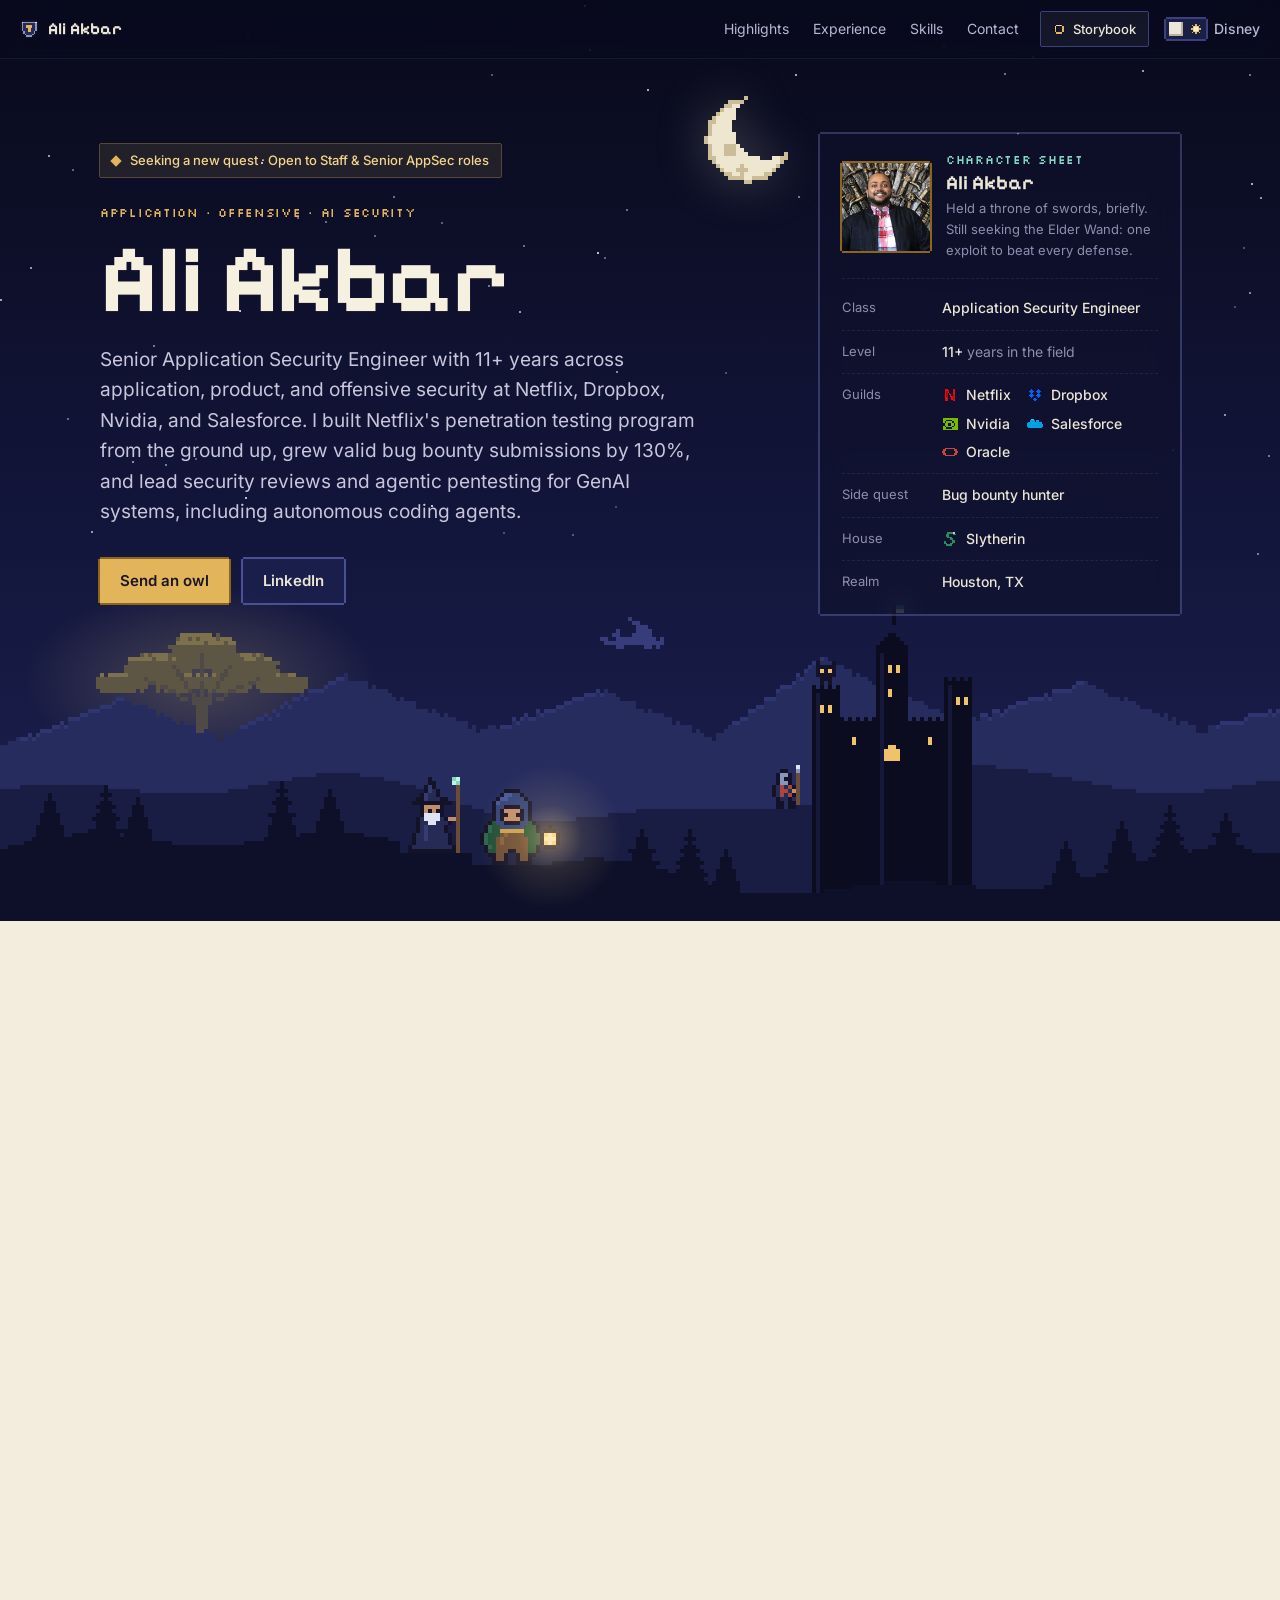
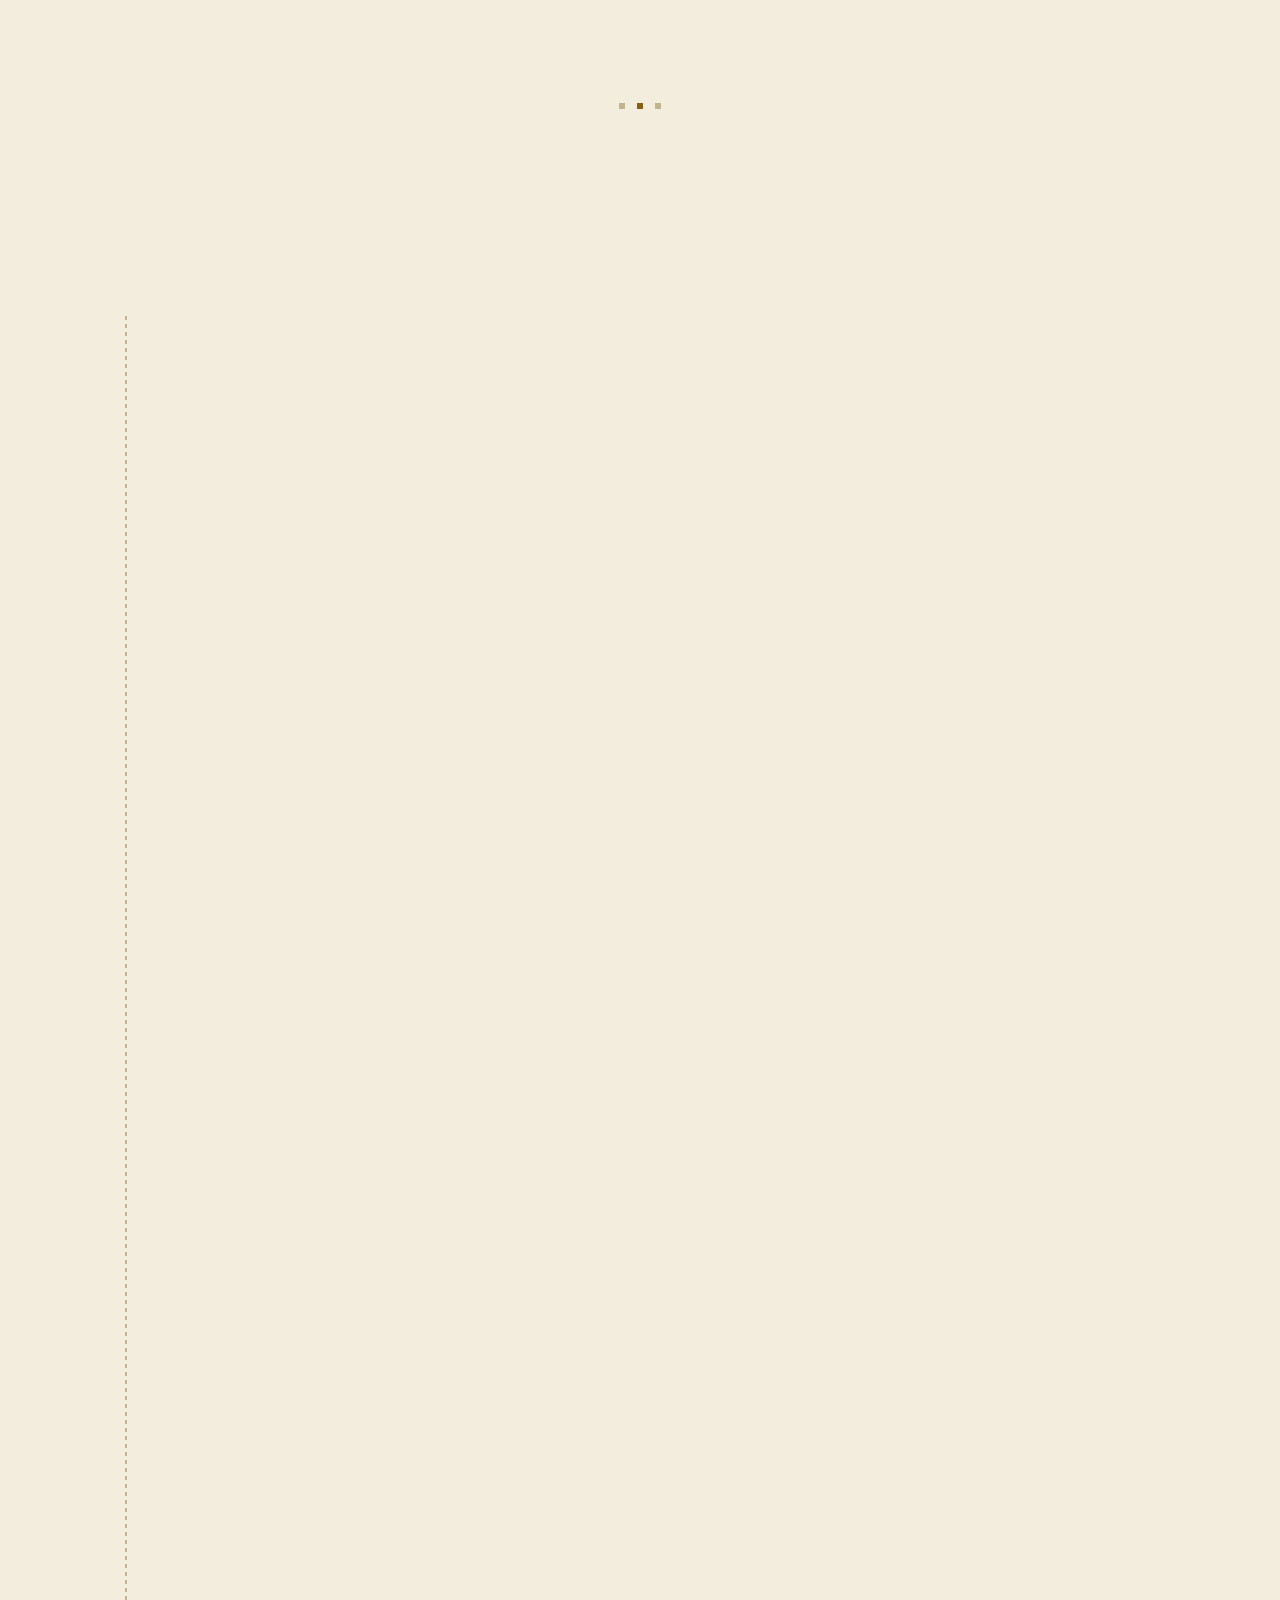
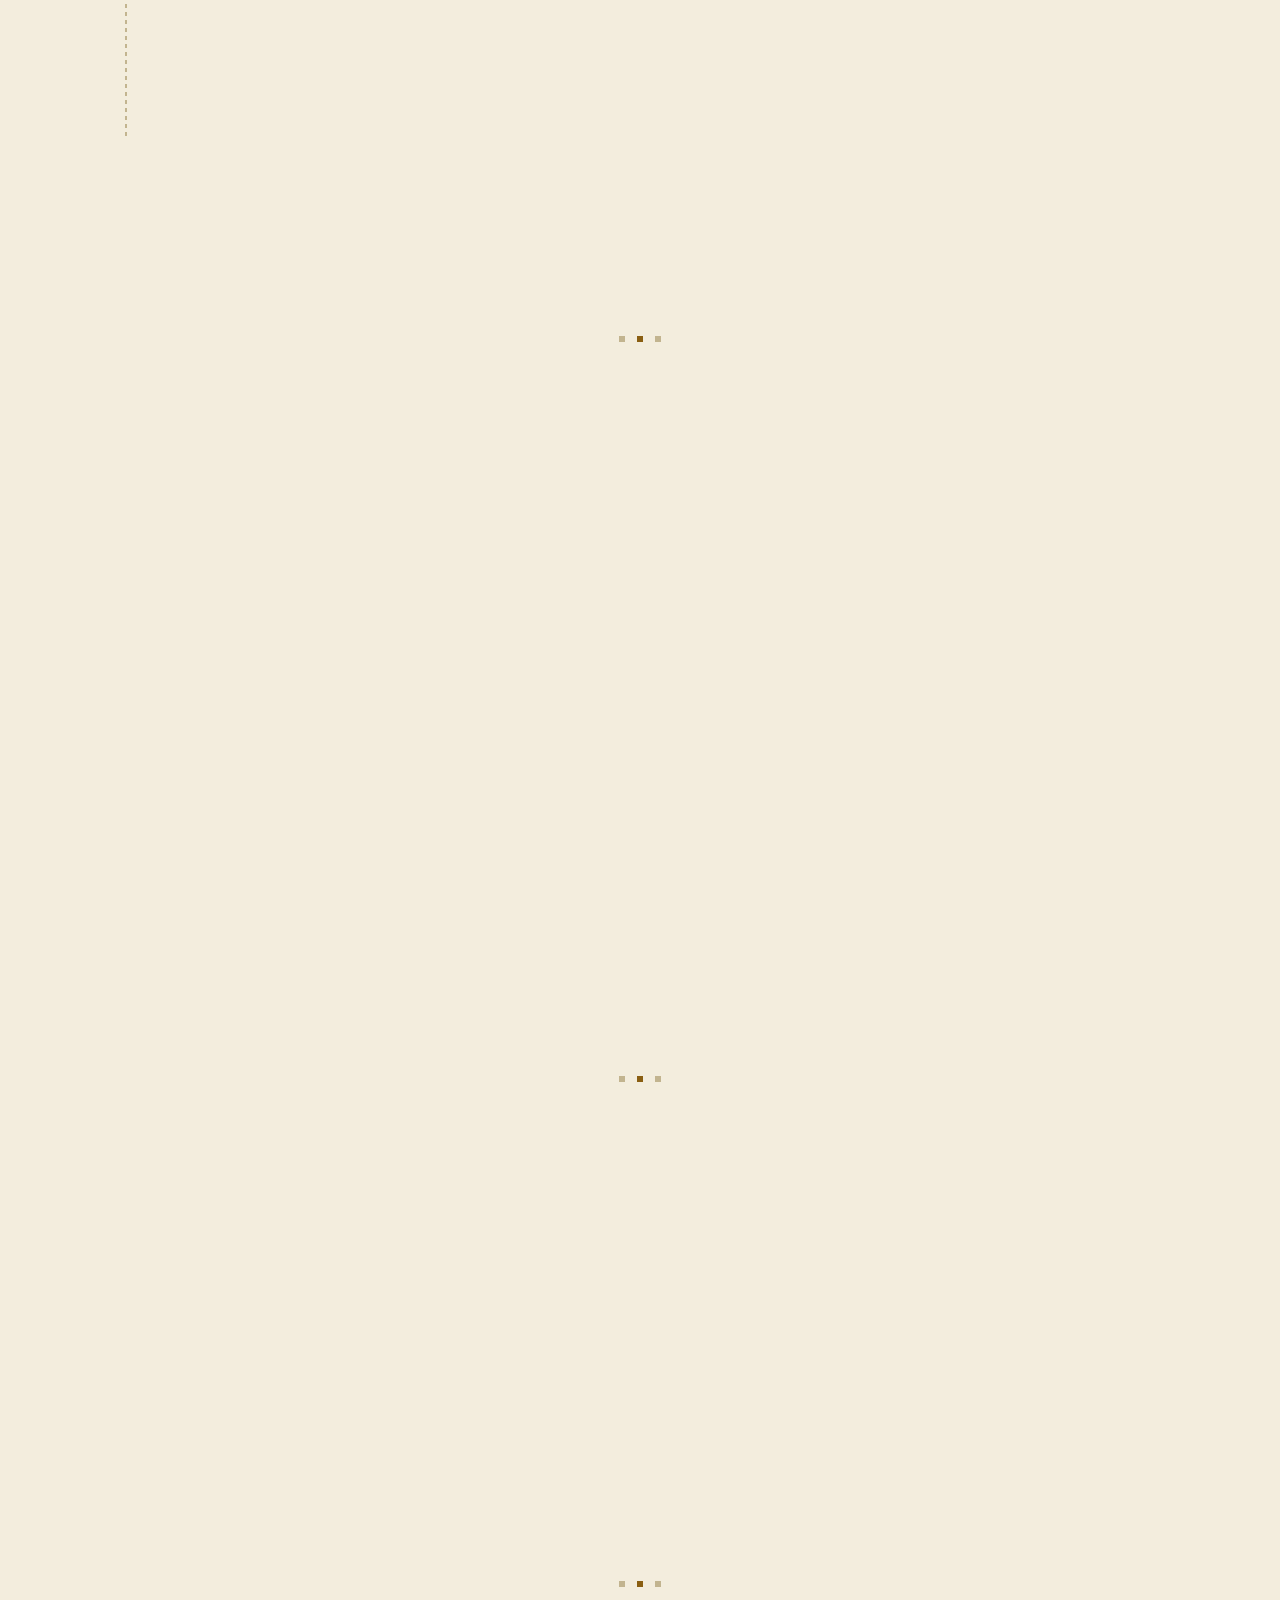
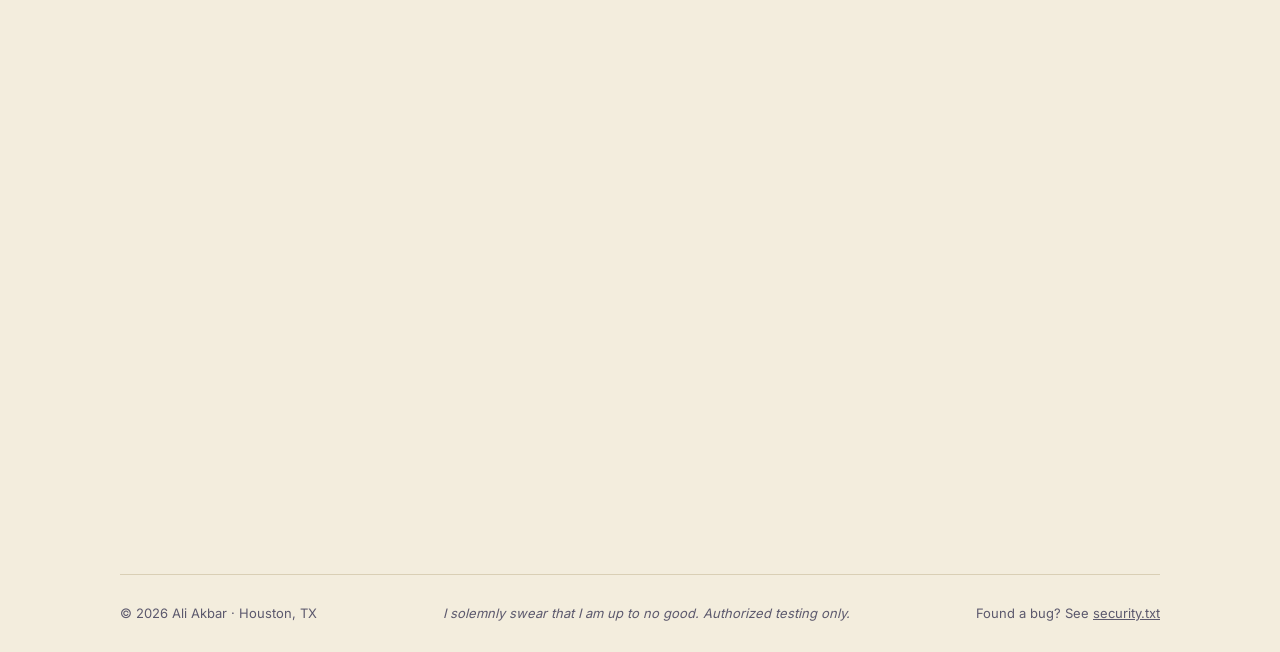
<file: index.html>
<!doctype html>
<html lang="en">
<head>
  <meta charset="utf-8">
  <meta name="viewport" content="width=device-width, initial-scale=1, viewport-fit=cover">
  <meta http-equiv="Content-Security-Policy" content="default-src 'self'; img-src 'self' data:; style-src 'self'; script-src 'self'; font-src 'self'; connect-src 'none'; object-src 'none'; base-uri 'none'; form-action 'none'">
  <meta name="referrer" content="strict-origin-when-cross-origin">
  <title>Ali Akbar · Application Security Engineer</title>
  <meta name="description" content="Ali Akbar, Senior Application Security Engineer with 11+ years across application, product, and offensive security at Netflix, Dropbox, Nvidia, and Salesforce.">
  <meta name="theme-color" content="#090a1a">
  <meta name="color-scheme" content="dark light">
  <meta property="og:type" content="website">
  <meta property="og:title" content="Ali Akbar · Application Security Engineer">
  <meta property="og:description" content="Built Netflix's penetration testing program from the ground up. 11+ years in application, product, and offensive security.">
  <meta property="og:url" content="https://alismanifesto.com/">
  <meta property="og:image" content="https://alismanifesto.com/assets/og.png">
  <meta name="twitter:card" content="summary_large_image">
  <link rel="icon" href="assets/pixel/shield.svg" type="image/svg+xml">
  <link rel="preload" href="assets/fonts/inter-latin-wght-normal.woff2" as="font" type="font/woff2" crossorigin>
  <link rel="preload" href="assets/fonts/pixelify-sans-latin-700-normal.woff2" as="font" type="font/woff2" crossorigin>
  <script src="assets/realm.js?v=6"></script>
  <link rel="stylesheet" href="styles.css?v=7">
  <link rel="stylesheet" href="assets/world-switch.css?v=1">
  <script src="script.js?v=7" defer></script>
  <script src="assets/world-switch.js?v=1" defer></script>
</head>
<body>
  <a class="skip" href="#main">Skip to content</a>

  <header class="nav">
    <a class="nav-mark" href="#top" aria-label="Ali Akbar, back to top">
      <img src="assets/pixel/shield.svg" alt="" width="12" height="12">
      <span>Ali Akbar</span>
    </a>
    <nav aria-label="Sections">
      <a href="#main-quest">Highlights</a>
      <a href="#quest-log">Experience</a>
      <a href="#abilities">Skills</a>
      <a href="#contact">Contact</a>
      <button class="realm-toggle" type="button" aria-pressed="false" aria-label="Switch to the Storybook theme">
        <img src="assets/pixel/ring.svg" alt="" width="8" height="8">
        <span class="realm-label">Storybook</span>
      </button>
      <a class="world-switch" href="disney/" aria-label="Switch to Disney Cruise Trivia, a side project">
        <span class="ws-track" aria-hidden="true"><img class="ws-moon" src="assets/pixel/moon-small.svg" alt="" width="10" height="10"><img class="ws-sun" src="assets/pixel/sun.svg" alt="" width="10" height="10"><span class="ws-knob"></span></span>
        <span class="ws-label">Disney</span>
      </a>
    </nav>
  </header>

  <section class="hero" id="top">
    <div class="sky" aria-hidden="true"></div>
    <img class="moon" src="assets/pixel/moon.svg" alt="" width="22" height="22">

    <div class="hero-inner">
      <div class="hero-copy">
        <p class="status reveal"><span class="status-gem" aria-hidden="true"></span>Seeking a new quest · Open to Staff &amp; Senior AppSec roles</p>
        <p class="eyebrow reveal">Application · Offensive · AI Security</p>
        <h1 class="reveal">Ali Akbar</h1>
        <p class="lede reveal">
          Senior Application Security Engineer with 11+ years across application, product, and offensive
          security at Netflix, Dropbox, Nvidia, and Salesforce. I built Netflix's penetration testing program
          from the ground up, grew valid bug bounty submissions by 130%, and lead security reviews and
          agentic pentesting for GenAI systems, including autonomous coding agents.
        </p>
        <div class="actions reveal">
          <a class="btn btn-primary" href="mailto:darthali2006@gmail.com">Send an owl</a>
          <a class="btn" href="https://www.linkedin.com/in/alakbar" rel="noopener" target="_blank">LinkedIn</a>
        </div>
      </div>

      <aside class="sheet reveal" aria-label="Character sheet">
        <div class="portrait">
          <img src="assets/portrait.jpg" alt="Ali Akbar smiling on a replica Iron Throne" width="88" height="88">
          <div>
            <p class="sheet-title">Character sheet</p>
            <p class="portrait-name">Ali Akbar</p>
            <p class="portrait-sub">Held a throne of swords, briefly. Still seeking the Elder Wand: one exploit to beat every defense.</p>
          </div>
        </div>
        <dl>
          <div><dt>Class</dt><dd>Application Security Engineer</dd></div>
          <div><dt>Level</dt><dd>11+ <span class="muted">years in the field</span></dd></div>
          <div><dt>Guilds</dt><dd><ul class="guilds" role="list"><li><img src="assets/pixel/guild-netflix.svg" alt="" width="8" height="10">Netflix</li><li><img src="assets/pixel/guild-dropbox.svg" alt="" width="12" height="12">Dropbox</li><li><img src="assets/pixel/guild-nvidia.svg" alt="" width="10" height="8">Nvidia</li><li><img src="assets/pixel/guild-salesforce.svg" alt="" width="12" height="7">Salesforce</li><li><img src="assets/pixel/guild-oracle.svg" alt="" width="12" height="6">Oracle</li></ul></dd></div>
          <div><dt>Side quest</dt><dd>Bug bounty hunter</dd></div>
          <div><dt>House</dt><dd class="house"><img src="assets/pixel/serpent.svg" alt="" width="8" height="9">Slytherin</dd></div>
          <div><dt>Realm</dt><dd>Houston, TX</dd></div>
        </dl>
      </aside>
    </div>

    <img class="scene scene-night" src="assets/pixel/scene.svg" alt="A hooded wanderer in a green cloak with a lantern and a wizard on a hill at night, a sentry and an owl by a castle flying green and silver, a dragon and a great golden tree on the horizon">
    <img class="scene scene-storybook" src="assets/pixel/scene-storybook.svg" aria-hidden="true" alt="A snowy dusk: a lamppost and a faun with an umbrella in a winter wood, a round green door in a hillside, misty peaks, and a many-spired castle above a lake under floating candles">
  </section>

  <main id="main">
    <section class="section" id="main-quest" aria-labelledby="main-quest-title">
      <div class="wrap">
        <p class="eyebrow reveal">Chapter I · The main quest</p>
        <h2 id="main-quest-title" class="reveal">Eleven years of finding the bug before attackers do</h2>
        <div class="quest-feature reveal">
          <img class="feature-icon" src="assets/pixel/shield.svg" alt="" width="12" height="12">
          <p>
            My path runs from the Solaris kernel at Oracle to securing GenAI agents at Netflix. Along the way I
            engineered authentication and PKI at Dropbox and Nvidia and pentested AppExchange apps at Salesforce.
            At Netflix I built the penetration testing program from the ground up, led the public bug bounty
            program, and threat-modeled the company's most critical systems. Wherever I go, I try to fix the whole
            class of bug, not just the bug.
          </p>
        </div>

        <ul class="feats" role="list">
          <li class="feat reveal">
            <p class="feat-num">11+ yrs</p>
            <p>across application, product, and offensive security at five companies</p>
          </li>
          <li class="feat reveal">
            <p class="feat-num">1,200+</p>
            <p>hours of pentesting directed across 20+ engagements at Netflix</p>
          </li>
          <li class="feat reveal">
            <p class="feat-num">130%</p>
            <p>more valid bug bounty submissions, plus the program's largest payout to date</p>
          </li>
          <li class="feat reveal">
            <p class="feat-num">GenAI</p>
            <p>security reviews and agentic pentesting for autonomous coding agents</p>
          </li>
        </ul>
      </div>
    </section>

    <section class="section" id="quest-log" aria-labelledby="quest-log-title">
      <div class="wrap">
        <p class="eyebrow reveal">Chapter II · Quest log</p>
        <h2 id="quest-log-title" class="reveal">Experience</h2>

        <ol class="quests" role="list">
          <li class="quest quest-current reveal">
            <div class="quest-head">
              <h3><span class="guild-mark"><img src="assets/pixel/guild-netflix.svg" alt="" width="8" height="10"></span>Netflix</h3>
              <p class="quest-role">Senior Application Security Engineer</p>
              <p class="quest-meta">Sep 2022 to Oct 2026 · Remote</p>
            </div>
            <ul>
              <li>Built the staff-augmentation penetration testing program from the ground up; it became Netflix's primary mechanism for adversarial testing.</li>
              <li>Directed 1,200+ hours across 20+ third-party engagements, drove remediation of critical vulnerabilities, and shipped paved-road fixes for systemic issues instead of one-off patches.</li>
              <li>Co-authored the company-wide penetration testing strategy and the risk model used to prioritize security testing investment.</li>
              <li>Set up agentic pentesting, combining 0-day hunting tools with Claude security tooling to augment manual testing.</li>
              <li>Threat-modeled critical systems including the autonomous coding agents platform, Studio Orchestrator, and an internal GenAI chatbot, delivering mitigations such as agentic identity before go-live.</li>
              <li>Led the public bug bounty program. Partnered with NahamSec to open it to his 70K-hacker community, driving a 130% increase in valid submissions. Automated triage with agentic flows.</li>
              <li>Founding engineer on the Application Security Reviews and Assessments team; mentored and onboarded engineers and set team direction.</li>
            </ul>
          </li>
          <li class="quest reveal">
            <div class="quest-head">
              <h3><span class="guild-mark"><img src="assets/pixel/guild-dropbox.svg" alt="" width="12" height="12"></span>Dropbox</h3>
              <p class="quest-role">Application Security Engineer</p>
              <p class="quest-meta">Aug 2019 to Aug 2022 · San Francisco, CA</p>
            </div>
            <ul>
              <li>Engineered the product's OAuth 2.0 authentication framework and hardened it through code analysis, threat modeling, and penetration testing.</li>
              <li>Ran static and dynamic testing of Apex and Visualforce code; triaged every bug bounty report and drove timely fixes.</li>
              <li>Built a Python tool that monitors AWS for threats and logs unusual behavior for triage.</li>
            </ul>
          </li>
          <li class="quest reveal">
            <div class="quest-head">
              <h3><span class="guild-mark"><img src="assets/pixel/guild-nvidia.svg" alt="" width="10" height="8"></span>Nvidia</h3>
              <p class="quest-role">GPU Cloud Security Intern</p>
              <p class="quest-meta">Jan 2019 to Apr 2019 · Santa Clara, CA</p>
            </div>
            <ul>
              <li>Built a public key infrastructure for Kubernetes clients using X.509 client certificates and HashiCorp Vault, so clients could authenticate to GPU Cloud.</li>
            </ul>
          </li>
          <li class="quest reveal">
            <div class="quest-head">
              <h3><span class="guild-mark"><img src="assets/pixel/guild-salesforce.svg" alt="" width="12" height="7"></span>Salesforce</h3>
              <p class="quest-role">Product Security Intern</p>
              <p class="quest-meta">May 2018 to Aug 2018 · San Francisco, CA</p>
            </div>
            <ul>
              <li>Built a scanner for third-party products that clones the repo, resolves Maven or npm dependencies, and scans with Nexus IQ; ran it on internal source.</li>
              <li>Pentested AppExchange applications for XSS, CSRF, SQL injection, and the OWASP Top 10.</li>
            </ul>
          </li>
          <li class="quest reveal">
            <div class="quest-head">
              <h3><span class="guild-mark"><img src="assets/pixel/guild-oracle.svg" alt="" width="12" height="6"></span>Oracle</h3>
              <p class="quest-role">Associate Software Engineer</p>
              <p class="quest-meta">Jun 2015 to Jun 2017 · Bangalore, India</p>
            </div>
            <ul>
              <li>Developed the ZFS file system and Solaris kernel code to cut mirroring time; wrote DTrace scripts to diagnose kernel behavior and measure performance.</li>
              <li>Resolved escalated customer issues including pool corruption and data outages.</li>
            </ul>
          </li>
        </ol>
      </div>
    </section>

    <section class="section" id="abilities" aria-labelledby="abilities-title">
      <div class="wrap">
        <p class="eyebrow reveal">Chapter III · Abilities</p>
        <h2 id="abilities-title" class="reveal">Skills</h2>
        <ul class="abilities" role="list">
          <li class="ability reveal">
            <span class="slot"><img src="assets/pixel/sword.svg" alt="" width="12" height="12"></span>
            <div><h3>Penetration testing</h3><p>Program design, scoping, and hands-on offensive testing.</p></div>
          </li>
          <li class="ability reveal">
            <span class="slot"><img src="assets/pixel/shield.svg" alt="" width="12" height="12"></span>
            <div><h3>Application security</h3><p>Security reviews and architecture guidance that close risk gaps before launch.</p></div>
          </li>
          <li class="ability reveal">
            <span class="slot"><img src="assets/pixel/map.svg" alt="" width="12" height="12"></span>
            <div><h3>Threat modeling</h3><p>Risk models that decide what to test first and where to invest.</p></div>
          </li>
          <li class="ability reveal">
            <span class="slot"><img src="assets/pixel/orb.svg" alt="" width="12" height="12"></span>
            <div><h3>Agentic and AI security</h3><p>Securing autonomous coding agents and using agents to find bugs.</p></div>
          </li>
          <li class="ability reveal">
            <span class="slot"><img src="assets/pixel/coin.svg" alt="" width="12" height="12"></span>
            <div><h3>Bug bounty</h3><p>Running a public program, and hunting on the other side of it.</p></div>
          </li>
          <li class="ability reveal">
            <span class="slot"><img src="assets/pixel/key.svg" alt="" width="12" height="12"></span>
            <div><h3>Cryptography and auth</h3><p>OAuth 2.0, PKI, X.509, and secrets management.</p></div>
          </li>
        </ul>

        <h3 class="inventory-title reveal">Inventory</h3>
        <ul class="inventory reveal" role="list">
          <li>Claude Code</li><li>Claude Security</li><li>AWS</li><li>Kubernetes</li><li>HashiCorp Vault</li>
          <li>Python</li><li>Java</li><li>C</li><li>C++</li>
        </ul>
      </div>
    </section>

    <section class="section" id="training" aria-labelledby="training-title">
      <div class="wrap">
        <p class="eyebrow reveal">Chapter IV · Training grounds</p>
        <h2 id="training-title" class="reveal">Education</h2>
        <ul class="schools" role="list">
          <li class="school reveal">
            <span class="slot"><img src="assets/pixel/book.svg" alt="" width="12" height="11"></span>
            <div>
              <h3>University of Florida</h3>
              <p>M.S., Computer and Information Science Engineering, with a Graduate Certificate in Information Security</p>
              <p class="quest-meta">2017 to 2019</p>
            </div>
          </li>
          <li class="school reveal">
            <span class="slot"><img src="assets/pixel/book.svg" alt="" width="12" height="11"></span>
            <div>
              <h3>Manipal Institute of Technology</h3>
              <p>B.Tech, Computer Science and Engineering</p>
              <p class="quest-meta">2011 to 2015</p>
            </div>
          </li>
        </ul>
      </div>
    </section>

    <section class="section contact" id="contact" aria-labelledby="contact-title">
      <div class="wrap">
        <div class="contact-card reveal">
          <img class="contact-icon" src="assets/pixel/letter.svg" alt="" width="12" height="9">
          <p class="eyebrow">Epilogue · The next quest</p>
          <h2 id="contact-title">Seeking a new quest</h2>
          <p>
            I'm looking for a Staff or Senior Application Security role where I can set the strategy
            and build it myself. If that sounds like your team, send an owl.
          </p>
          <div class="actions">
            <a class="btn btn-primary" href="mailto:darthali2006@gmail.com">darthali2006@gmail.com</a>
            <a class="btn" href="https://www.linkedin.com/in/alakbar" rel="noopener" target="_blank">LinkedIn</a>
          </div>
        </div>
      </div>
    </section>
  </main>

  <footer class="footer">
    <p>© 2026 Ali Akbar · Houston, TX</p>
    <p class="motto">I solemnly swear that I am up to no good. Authorized testing only.</p>
    <p>Found a bug? See <a href="/.well-known/security.txt">security.txt</a></p>
  </footer>
</body>
</html>
</file>
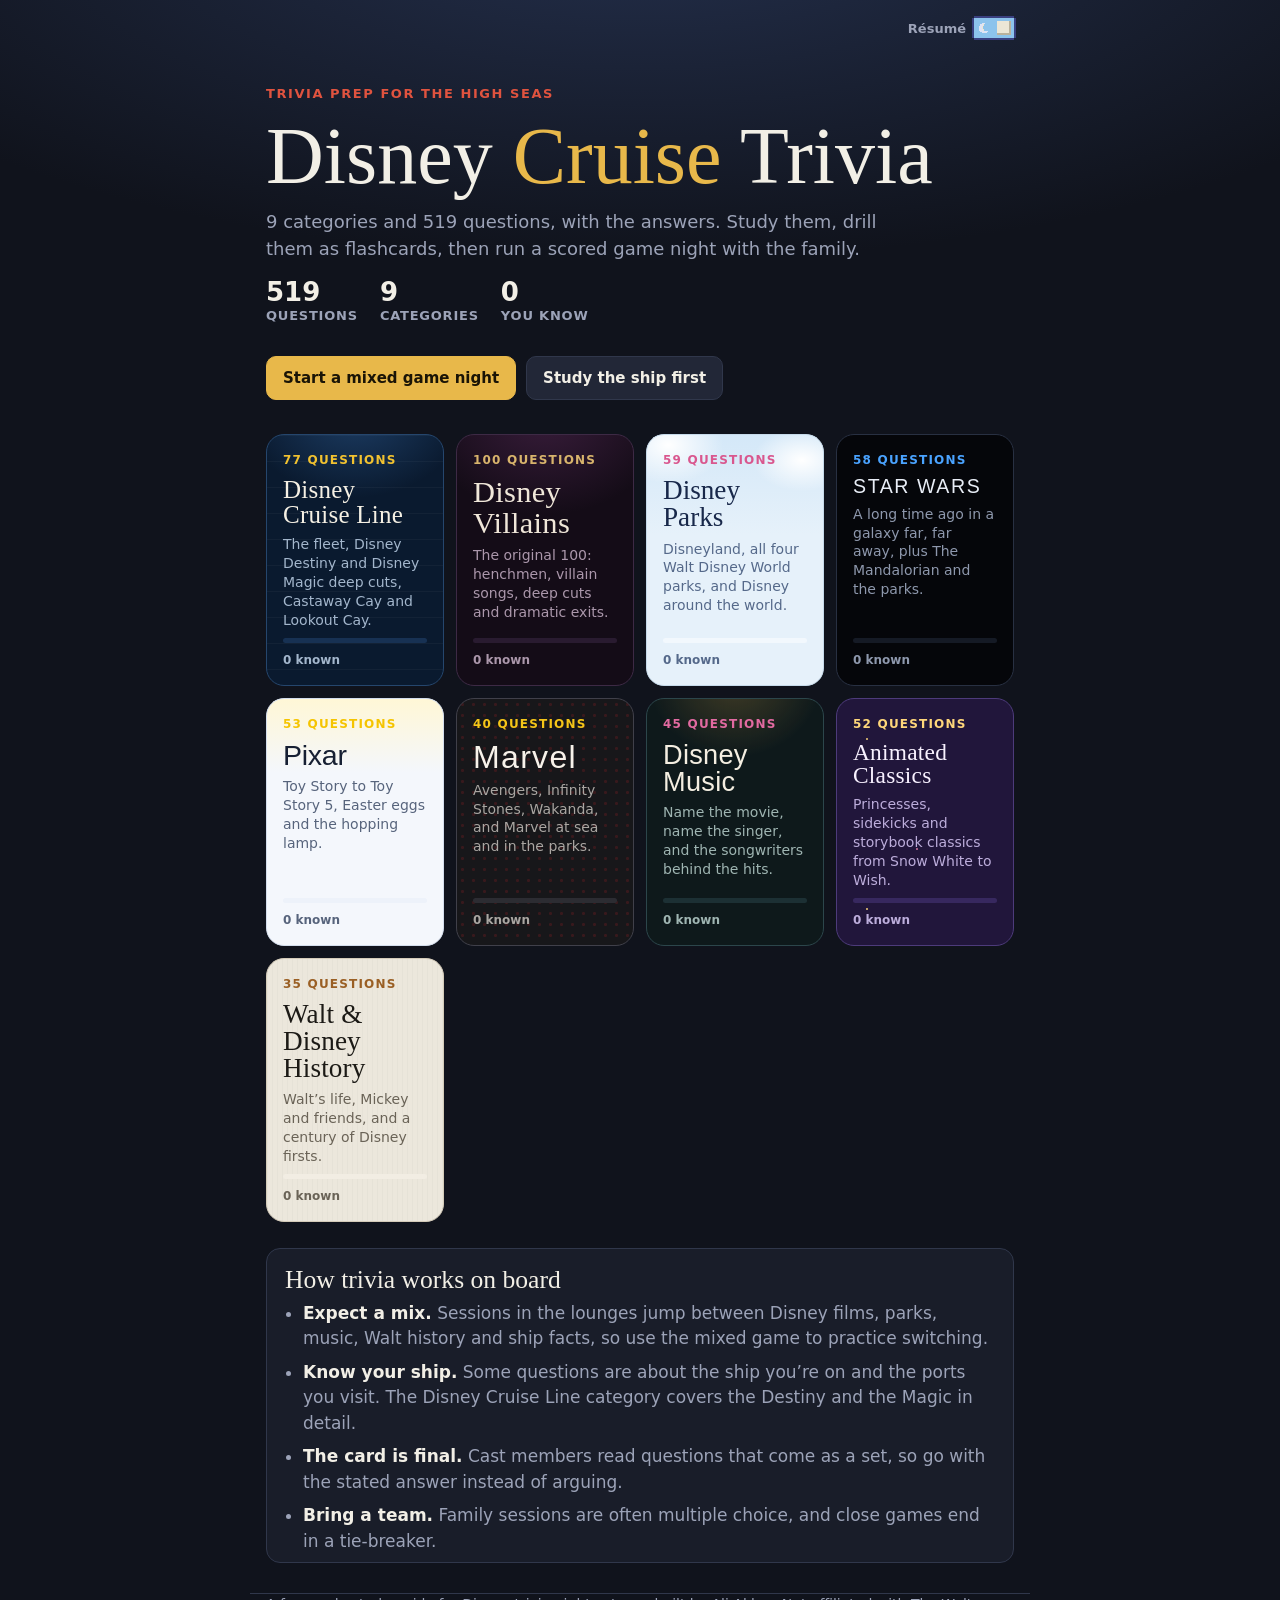
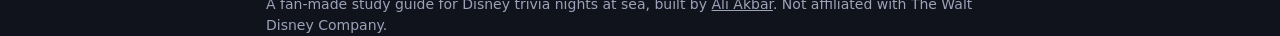
<file: disney/index.html>
<!doctype html>
<html lang="en">
<head>
<meta charset="utf-8">
<meta name="viewport" content="width=device-width, initial-scale=1">
<meta http-equiv="Content-Security-Policy" content="default-src 'self'; img-src 'self' data:; style-src 'self' 'unsafe-inline' https://fonts.googleapis.com; font-src https://fonts.gstatic.com; script-src 'self'; connect-src 'none'; object-src 'none'; base-uri 'none'; form-action 'none'">
<meta name="referrer" content="strict-origin-when-cross-origin">
<title>Disney Cruise Trivia</title>
<meta name="description" content="A fan-made Disney trivia study guide and game night, built by Ali Akbar.">
<meta name="theme-color" content="#10131c">
<link rel="icon" href="../assets/pixel/sun.svg" type="image/svg+xml">
<link rel="preconnect" href="https://fonts.googleapis.com">
<link rel="preconnect" href="https://fonts.gstatic.com" crossorigin>
<link href="https://fonts.googleapis.com/css2?family=Abril+Fatface&family=Baloo+2:wght@700;800&family=Bangers&family=Berkshire+Swash&family=Cinzel+Decorative:wght@700&family=DM+Serif+Display&family=Limelight&family=Michroma&family=Nunito+Sans:opsz,wght@6..12,400;6..12,600;6..12,700;6..12,800&family=Pirata+One&family=Righteous&display=swap" rel="stylesheet">
<link rel="stylesheet" href="app.css?v=1">
<link rel="stylesheet" href="../assets/world-switch.css?v=1">
<script src="data.js?v=1" defer></script>
<script src="app.js?v=1" defer></script>
<script src="../assets/world-switch.js?v=1" defer></script>
</head>
<body data-cat="home">
<div class="ws-bar wrap">
  <a class="world-switch is-day" href="../" aria-label="Switch back to Ali's résumé">
    <span class="ws-label">Résumé</span>
    <span class="ws-track" aria-hidden="true"><img class="ws-moon" src="../assets/pixel/moon-small.svg" alt="" width="10" height="10"><img class="ws-sun" src="../assets/pixel/sun.svg" alt="" width="10" height="10"><span class="ws-knob"></span></span>
  </a>
</div>
<div id="app"></div>
<footer class="wrap">A fan-made study guide for Disney trivia nights at sea, built by <a href="../">Ali Akbar</a>. Not affiliated with The Walt Disney Company.</footer>
</body>
</html>
</file>
<file: styles.css>
@font-face {
  font-family: "Inter";
  src: url("assets/fonts/inter-latin-wght-normal.woff2") format("woff2");
  font-weight: 100 900;
  font-display: swap;
}
@font-face {
  font-family: "Pixelify Sans";
  src: url("assets/fonts/pixelify-sans-latin-400-normal.woff2") format("woff2");
  font-weight: 400;
  font-display: swap;
}
@font-face {
  font-family: "Pixelify Sans";
  src: url("assets/fonts/pixelify-sans-latin-700-normal.woff2") format("woff2");
  font-weight: 700;
  font-display: swap;
}
@font-face {
  font-family: "Silkscreen";
  src: url("assets/fonts/silkscreen-latin-400-normal.woff2") format("woff2");
  font-weight: 400;
  font-display: swap;
}

/* ------------------------------------------------------------ tokens */

:root {
  --night-0: #090a1a;
  --night-1: #12153a;
  --night-2: #1d2150;
  --hill: #0e1029;

  --bg: var(--hill);
  --surface: #151938;
  --surface-2: #1b1f45;
  --text: #ece6d6;
  --muted: #a3a2bf;
  --gold: #e3b55b;
  --gold-soft: rgba(227, 181, 91, 0.14);
  --teal: #7fd6c2;
  --frame: #2b3064;
  --frame-strong: #3d4385;

  --font-body: "Inter", system-ui, -apple-system, "Segoe UI", sans-serif;
  --font-pixel: "Pixelify Sans", "Inter", system-ui, sans-serif;
  --font-label: "Silkscreen", ui-monospace, monospace;

  --ease-out: cubic-bezier(0.23, 1, 0.32, 1);
  --px: 2px;

  color-scheme: dark;
}

@media (prefers-color-scheme: light) {
  :root:not([data-theme="dark"]) {
    --bg: #f3eddd;
    --surface: #fbf7ec;
    --surface-2: #f7f1e2;
    --text: #1c1a2c;
    --muted: #5c596d;
    --gold: #8a5f12;
    --gold-soft: rgba(138, 95, 18, 0.1);
    --frame: #d9cfb5;
    --frame-strong: #c2b48f;
    color-scheme: light;
  }
}

/* ------------------------------------------------------------ base */

*,
*::before,
*::after {
  box-sizing: border-box;
}

html {
  -webkit-tap-highlight-color: transparent;
  -webkit-text-size-adjust: 100%;
  scroll-behavior: smooth;
  scroll-padding-top: 72px;
  background: var(--bg);
}

body {
  margin: 0;
  background: var(--bg);
  color: var(--text);
  font: 400 1rem/1.6 var(--font-body);
  font-optical-sizing: auto;
  -webkit-font-smoothing: antialiased;
}

img {
  display: block;
  image-rendering: pixelated;
}

h1,
h2,
h3,
p {
  margin: 0;
}

a {
  color: inherit;
}

a,
button {
  touch-action: manipulation;
}

:focus-visible {
  outline: 2px solid var(--gold);
  outline-offset: 3px;
}

.skip {
  position: absolute;
  left: 16px;
  top: -48px;
  z-index: 20;
  padding: 8px 12px;
  background: var(--gold);
  color: #141229;
  font-weight: 600;
}
.skip:focus {
  top: 12px;
}

.muted {
  color: var(--muted);
}

/* A notched pixel frame: shadows offset on one axis leave the corners empty. */
.pixel-frame,
.btn,
.sheet,
.feat,
.quest-feature,
.contact-card,
.slot,
.inventory li {
  box-shadow:
    0 calc(var(--px) * -1) 0 0 var(--frame),
    0 var(--px) 0 0 var(--frame),
    calc(var(--px) * -1) 0 0 0 var(--frame),
    var(--px) 0 0 0 var(--frame);
}

.eyebrow {
  font: 400 0.75rem/1.4 var(--font-label);
  letter-spacing: 0.06em;
  text-transform: uppercase;
  color: var(--gold);
}

/* ------------------------------------------------------------ nav */

.nav {
  position: fixed;
  inset: 0 0 auto;
  z-index: 10;
  display: flex;
  align-items: center;
  justify-content: space-between;
  gap: 16px;
  padding: calc(12px + env(safe-area-inset-top, 0px)) max(20px, env(safe-area-inset-right, 0px)) 12px max(20px, env(safe-area-inset-left, 0px));
  background: rgba(9, 10, 26, 0.62);
  -webkit-backdrop-filter: blur(16px) saturate(160%);
  backdrop-filter: blur(16px) saturate(160%);
  border-bottom: 1px solid rgba(255, 255, 255, 0.06);
  color: #ece6d6;
}

.nav-mark {
  display: flex;
  align-items: center;
  gap: 10px;
  text-decoration: none;
  font: 700 1.05rem/1 var(--font-pixel);
  letter-spacing: 0.01em;
  user-select: none;
  -webkit-user-select: none;
}
.nav-mark img {
  width: 18px;
  height: auto;
}

.nav nav {
  display: flex;
  gap: 4px;
}
.nav nav a {
  padding: 6px 10px;
  font-size: 0.875rem;
  color: #b9b8d2;
  text-decoration: none;
  transition: color 150ms ease;
}

@media (max-width: 640px) {
  .nav nav a:not([href="#contact"]):not(.world-switch) {
    display: none;
  }
}
.nav nav a.world-switch {
  margin-left: 14px;
  padding: 0;
  color: #b9b8d2;
}
@media (max-width: 640px) {
  .nav-mark { white-space: nowrap; }
  .nav nav a.world-switch { margin-left: 10px; }
  .nav .ws-label { display: none; }
}
/* The hero already has the email and LinkedIn buttons, so Contact can go first. */
@media (max-width: 420px) {
  .nav nav a[href="#contact"] { display: none; }
}

/* ------------------------------------------------------------ hero */

.hero {
  --scene-h: clamp(240px, 30vw, 460px);
  position: relative;
  display: flex;
  flex-direction: column;
  min-height: 100svh;
  overflow: hidden;
  color: #ece6d6;
  background: linear-gradient(180deg, var(--night-0) 0%, var(--night-1) 55%, var(--night-2) 100%);
}

.sky {
  position: absolute;
  inset: 0;
  pointer-events: none;
}
.star {
  position: absolute;
  width: 2px;
  height: 2px;
  background: #e8e4ff;
  opacity: var(--o, 0.6);
}
.star.twinkle {
  animation: twinkle var(--d, 6s) ease-in-out var(--delay, 0s) infinite;
}
@keyframes twinkle {
  50% {
    opacity: 0.15;
  }
}

.moon {
  position: absolute;
  top: clamp(84px, 14vh, 140px);
  right: clamp(24px, 9vw, 160px);
  width: clamp(56px, 7vw, 88px);
  height: auto;
  filter: drop-shadow(0 0 24px rgba(239, 230, 207, 0.25));
}

.hero-inner {
  position: relative;
  z-index: 1;
  display: grid;
  gap: 40px;
  width: min(1120px, 100%);
  margin: 0 auto;
  padding: calc(104px + env(safe-area-inset-top, 0px)) 20px calc(var(--scene-h) * 0.6);
}

@media (min-width: 960px) {
  .hero-inner {
    grid-template-columns: 1fr 360px;
    align-items: center;
    padding-top: calc(80px + 6vh);
    padding-bottom: calc(var(--scene-h) * 0.8);
  }
}

.status {
  display: inline-flex;
  align-items: center;
  gap: 10px;
  padding: 6px 12px;
  margin-bottom: 28px;
  background: rgba(227, 181, 91, 0.1);
  box-shadow:
    0 -1px 0 0 rgba(227, 181, 91, 0.35),
    0 1px 0 0 rgba(227, 181, 91, 0.35),
    -1px 0 0 0 rgba(227, 181, 91, 0.35),
    1px 0 0 0 rgba(227, 181, 91, 0.35);
  font-size: 0.8125rem;
  font-weight: 500;
  color: #f4d48e;
}
.status-gem {
  width: 8px;
  height: 8px;
  flex: none;
  background: #e3b55b;
  transform: rotate(45deg);
  animation: gem 2.4s ease-in-out infinite;
}
@keyframes gem {
  50% {
    opacity: 0.45;
  }
}

.hero .eyebrow {
  color: #e3b55b;
  margin-bottom: 12px;
}

h1 {
  font: 700 clamp(3rem, 9vw, 6rem)/0.95 var(--font-pixel);
  letter-spacing: -0.01em;
  color: #f6f0e1;
  text-shadow: 0 2px 0 #141229;
}

.lede {
  max-width: 38rem;
  margin-top: 20px;
  font-size: clamp(1.0625rem, 1.6vw, 1.1875rem);
  line-height: 1.6;
  color: #c9c6dc;
}

.actions {
  display: flex;
  flex-wrap: wrap;
  gap: 14px;
  margin-top: 32px;
}

.btn {
  --frame: #4a5096;
  display: inline-flex;
  align-items: center;
  min-height: 44px;
  padding: 10px 20px;
  background: rgba(29, 33, 80, 0.7);
  color: #ece6d6;
  font-weight: 600;
  font-size: 0.9375rem;
  text-decoration: none;
  user-select: none;
  -webkit-user-select: none;
  transition: transform 140ms var(--ease-out), background-color 150ms ease;
}
.btn:active {
  transform: scale(0.97);
}
.btn-primary {
  --frame: #8a6420;
  background: #e3b55b;
  color: #1a1426;
}

.sheet {
  --frame: rgba(120, 128, 200, 0.35);
  padding: 20px 22px;
  background: rgba(16, 18, 44, 0.6);
  -webkit-backdrop-filter: blur(12px);
  backdrop-filter: blur(12px);
}
.portrait {
  display: grid;
  grid-template-columns: 88px 1fr;
  gap: 16px;
  align-items: center;
  margin-bottom: 18px;
  padding-bottom: 18px;
  border-bottom: 1px dashed rgba(255, 255, 255, 0.08);
}
.portrait img {
  width: 88px;
  height: 88px;
  object-fit: cover;
  image-rendering: auto;
  box-shadow:
    0 -2px 0 0 #8a6420,
    0 2px 0 0 #8a6420,
    -2px 0 0 0 #8a6420,
    2px 0 0 0 #8a6420;
}
.portrait .sheet-title {
  margin-bottom: 0;
}
.portrait-name {
  margin-top: 6px;
  font: 700 1.25rem/1.1 var(--font-pixel);
}
.portrait-sub {
  margin-top: 4px;
  font-size: 0.8125rem;
  color: #8f8eae;
}
.sheet-title {
  margin-bottom: 14px;
  font: 400 0.75rem/1 var(--font-label);
  letter-spacing: 0.06em;
  text-transform: uppercase;
  color: #7fd6c2;
}
.sheet dl {
  display: grid;
  gap: 10px;
  margin: 0;
}
.sheet dl div {
  display: grid;
  grid-template-columns: 88px 1fr;
  gap: 12px;
  padding-bottom: 10px;
  border-bottom: 1px dashed rgba(255, 255, 255, 0.08);
}
.sheet dl div:last-child {
  padding-bottom: 0;
  border-bottom: 0;
}
.sheet dt {
  font-size: 0.8125rem;
  color: #8f8eae;
}
.sheet dd {
  margin: 0;
  font-size: 0.875rem;
  font-weight: 500;
}
.sheet .muted {
  color: #8f8eae;
  font-weight: 400;
}

.scene {
  position: absolute;
  left: 0;
  bottom: 0;
  width: 100%;
  height: var(--scene-h);
  object-fit: cover;
  object-position: center bottom;
}

/* ------------------------------------------------------------ sections */

.section {
  padding: clamp(56px, 8vw, 96px) 20px;
}

/* A small pixel ornament between chapters. */
.section + .section::before {
  content: "";
  display: block;
  width: 6px;
  height: 6px;
  margin: 0 auto clamp(56px, 8vw, 96px);
  background: var(--gold);
  box-shadow:
    -18px 0 0 var(--frame-strong),
    18px 0 0 var(--frame-strong);
}

.wrap {
  width: min(1040px, 100%);
  margin: 0 auto;
}

h2 {
  margin: 10px 0 32px;
  font: 700 clamp(1.75rem, 3.6vw, 2.5rem)/1.1 var(--font-pixel);
  letter-spacing: -0.005em;
  text-wrap: balance;
}

h3 {
  font-size: 1.0625rem;
  font-weight: 650;
  line-height: 1.3;
  letter-spacing: -0.01em;
}

.quest-feature {
  display: grid;
  grid-template-columns: auto 1fr;
  gap: 20px;
  align-items: start;
  padding: 24px;
  background: var(--surface);
  max-width: 52rem;
}
.quest-feature p {
  font-size: 1.0625rem;
  line-height: 1.7;
}
.feature-icon {
  width: 36px;
  height: auto;
  margin-top: 4px;
}

.feats {
  display: grid;
  grid-template-columns: repeat(auto-fit, minmax(220px, 1fr));
  gap: 20px;
  margin: 28px 0 0;
  padding: 0;
  list-style: none;
}
.feat {
  padding: 20px;
  background: var(--surface);
}
.feat p:last-child {
  color: var(--muted);
  font-size: 0.9375rem;
  line-height: 1.5;
}
.feat-num {
  margin-bottom: 6px;
  font: 700 2rem/1.1 var(--font-pixel);
  color: var(--gold);
}

/* quest log */

.quests {
  position: relative;
  margin: 0;
  padding: 0 0 0 28px;
  list-style: none;
}
.quests::before {
  content: "";
  position: absolute;
  left: 5px;
  top: 8px;
  bottom: 8px;
  width: 2px;
  background: repeating-linear-gradient(to bottom, var(--frame-strong) 0 4px, transparent 4px 8px);
}

.quest {
  position: relative;
  padding-bottom: 40px;
}
.quest:last-child {
  padding-bottom: 0;
}
.quest::before {
  content: "";
  position: absolute;
  left: -28px;
  top: 10px;
  width: 12px;
  height: 12px;
  background: var(--bg);
  box-shadow: inset 0 0 0 2px var(--frame-strong);
}
.quest-current::before {
  background: var(--gold);
  box-shadow: inset 0 0 0 2px var(--gold), 0 0 0 4px var(--gold-soft);
}

.quest-head {
  display: grid;
  gap: 2px;
  margin-bottom: 12px;
}
.quest-head h3 {
  font: 700 1.375rem/1.2 var(--font-pixel);
}
.quest-role {
  font-weight: 550;
}
.quest-meta {
  font-size: 0.875rem;
  color: var(--muted);
}

.quest ul {
  display: grid;
  gap: 8px;
  max-width: 46rem;
  margin: 0;
  padding: 0;
  list-style: none;
}
.quest ul li {
  position: relative;
  padding-left: 18px;
  color: var(--text);
  opacity: 0.88;
}
.quest ul li::before {
  content: "";
  position: absolute;
  left: 0;
  top: 0.68em;
  width: 6px;
  height: 6px;
  background: var(--gold);
}

/* abilities */

.abilities,
.schools {
  display: grid;
  grid-template-columns: repeat(auto-fit, minmax(290px, 1fr));
  gap: 16px 28px;
  margin: 0;
  padding: 0;
  list-style: none;
}
.ability,
.school {
  display: grid;
  grid-template-columns: auto 1fr;
  gap: 16px;
  align-items: start;
  padding: 8px 0;
}
.ability p,
.school p {
  margin-top: 2px;
  color: var(--muted);
  font-size: 0.9375rem;
  line-height: 1.5;
}
.school .quest-meta {
  font-size: 0.875rem;
}

.slot {
  --frame: #2b3064;
  display: grid;
  place-items: center;
  width: 52px;
  height: 52px;
  background: #1b1f45;
}
.slot img {
  width: 28px;
  height: auto;
}

.inventory-title {
  margin: 48px 0 16px;
  font: 400 0.75rem/1.4 var(--font-label);
  letter-spacing: 0.06em;
  text-transform: uppercase;
  color: var(--gold);
}
.inventory {
  display: flex;
  flex-wrap: wrap;
  gap: 12px;
  margin: 0;
  padding: 0;
  list-style: none;
}
.inventory li {
  padding: 4px 12px;
  background: var(--surface);
  font-size: 0.875rem;
  font-weight: 500;
}

/* contact */

.contact-card {
  position: relative;
  display: grid;
  justify-items: center;
  gap: 12px;
  padding: clamp(32px, 6vw, 56px) 24px;
  text-align: center;
  background: var(--surface);
  overflow: hidden;
}
.contact-card::before {
  content: "";
  position: absolute;
  inset: auto 0 0;
  height: 60%;
  background: radial-gradient(ellipse at 50% 100%, var(--gold-soft), transparent 70%);
  pointer-events: none;
}
.contact-icon {
  width: 40px;
  height: auto;
  margin-bottom: 8px;
}
.contact-card h2 {
  margin: 0;
}
.contact-card p:not(.eyebrow) {
  max-width: 32rem;
  color: var(--muted);
}
.contact-card .actions {
  justify-content: center;
  margin-top: 16px;
}

/* In light mode the buttons below the hero sit on parchment, not night. */
@media (prefers-color-scheme: light) {
  :root:not([data-theme="dark"]) main .btn:not(.btn-primary) {
    --frame: var(--frame-strong);
    background: var(--surface-2);
    color: var(--text);
  }
  :root:not([data-theme="dark"]) .slot {
    --frame: #2b3064;
  }
}

.footer {
  display: flex;
  flex-wrap: wrap;
  justify-content: space-between;
  gap: 8px 24px;
  width: min(1040px, 100% - 40px);
  margin: 0 auto;
  padding: 28px 0 calc(28px + env(safe-area-inset-bottom, 0px));
  border-top: 1px solid var(--frame);
  font-size: 0.8125rem;
  color: var(--muted);
}

/* ------------------------------------------------------------ hover (pointer devices only) */

@media (hover: hover) and (pointer: fine) {
  .nav nav a:hover {
    color: #ffffff;
  }
  .btn:hover {
    background: rgba(41, 46, 104, 0.9);
  }
  .btn-primary:hover {
    background: #ecc172;
  }
  main .btn:not(.btn-primary):hover {
    background: var(--surface-2);
  }
  .footer a:hover {
    color: var(--text);
  }
}

/* ------------------------------------------------------------ entrance */

.js .reveal {
  opacity: 0;
  transform: translateY(10px);
  transition:
    opacity 500ms var(--ease-out),
    transform 500ms var(--ease-out);
  transition-delay: var(--stagger, 0ms);
}
.js .reveal.is-in {
  opacity: 1;
  transform: none;
}

@media (prefers-reduced-motion: reduce) {
  html {
    scroll-behavior: auto;
  }
  .js .reveal {
    transform: none;
    transition: opacity 200ms ease;
  }
  .star.twinkle,
  .status-gem {
    animation: none;
  }
}

@media (prefers-reduced-transparency: reduce) {
  .nav,
  .sheet {
    background: #10122c;
    -webkit-backdrop-filter: none;
    backdrop-filter: none;
  }
}

@media (max-width: 959px) {
  .moon {
    top: calc(68px + env(safe-area-inset-top, 0px));
    right: 20px;
    width: 44px;
  }
  .hero-inner {
    padding-top: calc(128px + env(safe-area-inset-top, 0px));
    padding-bottom: calc(var(--scene-h) * 0.82);
  }
  .scene {
    object-position: 60% bottom;
  }
}

@media (min-width: 960px) {
  .moon {
    right: auto;
    left: 55%;
    top: 96px;
  }
}

@media (max-width: 640px) {
  .quest-feature {
    grid-template-columns: 1fr;
    gap: 14px;
  }
}

/* ------------------------------------------------------------ guild marks */

.guilds {
  display: grid;
  grid-template-columns: repeat(2, max-content);
  gap: 6px 16px;
  margin: 0;
  padding: 0;
  list-style: none;
}
.guilds li {
  display: flex;
  align-items: center;
  gap: 8px;
}
.guilds img {
  width: 16px;
  height: 12px;
  object-fit: contain;
}

.quest-head h3 {
  display: flex;
  align-items: center;
  gap: 12px;
}
.guild-mark {
  display: grid;
  place-items: center;
  width: 32px;
  height: 32px;
  flex: none;
  background: #1b1f45;
  box-shadow:
    0 -2px 0 0 #2b3064,
    0 2px 0 0 #2b3064,
    -2px 0 0 0 #2b3064,
    2px 0 0 0 #2b3064;
}
.guild-mark img {
  width: auto;
  height: 16px;
}

/* ------------------------------------------------------------ house */

.house {
  display: flex;
  flex-wrap: wrap;
  align-items: center;
  gap: 4px 8px;
}
.house img {
  width: 16px;
  height: 14px;
  object-fit: contain;
}

.motto {
  font-style: italic;
}

/* ------------------------------------------------------------ realms */

.realm-toggle {
  --frame: #3a4080;
  display: inline-flex;
  align-items: center;
  gap: 8px;
  margin-left: 8px;
  padding: 6px 12px;
  border: 0;
  background: rgba(255, 255, 255, 0.05);
  color: #ece6d6;
  font: 500 0.8125rem/1 var(--font-body);
  cursor: pointer;
  user-select: none;
  -webkit-user-select: none;
  box-shadow:
    0 -1px 0 0 var(--frame),
    0 1px 0 0 var(--frame),
    -1px 0 0 0 var(--frame),
    1px 0 0 0 var(--frame);
  transition: transform 140ms var(--ease-out), background-color 150ms ease;
}
.realm-toggle img {
  width: 12px;
  height: 12px;
}
.realm-toggle:active {
  transform: scale(0.97);
}
@media (hover: hover) and (pointer: fine) {
  .realm-toggle:hover {
    background: rgba(255, 255, 255, 0.1);
  }
}

.hero::before {
  content: "";
  position: absolute;
  inset: 0;
  background: linear-gradient(180deg, #0b1730 0%, #18304f 55%, #3a5c88 100%);
  opacity: 0;
  pointer-events: none;
}
.scene-storybook {
  opacity: 0;
}

[data-realm="storybook"] .hero::before,
[data-realm="storybook"] .scene-storybook {
  opacity: 1;
}
[data-realm="storybook"] .scene-night,
[data-realm="storybook"] .moon {
  opacity: 0;
}
[data-realm="storybook"] .star {
  opacity: calc(var(--o, 0.6) * 0.5);
}

.realm-ready .hero::before,
.realm-ready .scene,
.realm-ready .moon {
  transition: opacity 450ms ease;
}

.flake {
  position: absolute;
  top: -4px;
  width: 2px;
  height: 2px;
  background: #eef3fb;
  opacity: 0;
  display: none;
}
[data-realm="storybook"] .flake {
  display: block;
  opacity: var(--o);
  animation: fall var(--d, 14s) linear var(--delay, 0s) infinite;
}
@keyframes fall {
  to {
    transform: translate3d(var(--drift, 0), 105vh, 0);
  }
}

@media (prefers-reduced-motion: reduce) {
  [data-realm="storybook"] .flake {
    animation: none;
    transform: translateY(var(--y, 0));
  }
}
</file>
<file: assets/world-switch.css>
/* Night/day switch between the résumé (night) and the Disney trivia app (day). */
.world-switch {
  --night: #1a1f45;
  --day: #8cc3ec;
  --frame: #3a4080;
  display: inline-flex;
  align-items: center;
  gap: 8px;
  min-height: 32px;
  color: inherit;
  font-size: 0.8125rem;
  font-weight: 500;
  line-height: 1;
  text-decoration: none;
  user-select: none;
  -webkit-user-select: none;
  -webkit-tap-highlight-color: transparent;
}
.ws-track {
  position: relative;
  display: block;
  flex: none;
  width: 40px;
  height: 20px;
  background: var(--night);
  box-shadow:
    0 -2px 0 0 var(--frame),
    0 2px 0 0 var(--frame),
    -2px 0 0 0 var(--frame),
    2px 0 0 0 var(--frame);
  transition: background-color 220ms cubic-bezier(0.23, 1, 0.32, 1);
}
.ws-track img {
  position: absolute;
  top: 5px;
  width: 10px;
  height: 10px;
  image-rendering: pixelated;
}
.ws-moon { left: 5px; }
.ws-sun { right: 5px; }
.ws-knob {
  position: absolute;
  top: 3px;
  left: 3px;
  width: 14px;
  height: 14px;
  background: #ece6d6;
  box-shadow: inset -2px -2px 0 0 #b9b19c;
  transition: transform 220ms cubic-bezier(0.23, 1, 0.32, 1);
}
/* Night: knob rests on the moon, the sun shows where the switch goes. */
.world-switch .ws-moon { opacity: 0; }
.world-switch.is-day .ws-track { background: var(--day); }
.world-switch.is-day .ws-knob { transform: translateX(20px); }
.world-switch.is-day .ws-moon { opacity: 1; }
.world-switch.is-day .ws-sun { opacity: 0; }
/* Flipping on click, just before the page changes. */
.world-switch.is-going .ws-track { background: var(--day); }
.world-switch.is-going .ws-knob { transform: translateX(20px); }
.world-switch.is-day.is-going .ws-track { background: var(--night); }
.world-switch.is-day.is-going .ws-knob { transform: translateX(0); }
.world-switch:active .ws-knob { width: 16px; }
.world-switch.is-day:active .ws-knob { margin-left: -2px; }
.world-switch:focus-visible {
  outline: 2px solid #e3b55b;
  outline-offset: 4px;
}
@media (prefers-reduced-motion: reduce) {
  .ws-track, .ws-knob { transition: none; }
}

/* Disney page: the switch sits in its own row above the app. */
.ws-bar {
  display: flex;
  justify-content: flex-end;
  padding-top: max(12px, env(safe-area-inset-top));
}
.ws-bar .world-switch { font-weight: 700; color: var(--muted); }
</file>
<file: disney/app.css>
/* Layout idea: a lobby of nine themed "rooms". The home screen is a midnight deck with a grid of category tiles, each tile already dressed in its own theme. Entering a category re-skins the whole page through one set of tokens. */
:root{
  --bg:#10131c; --surface:#191d29; --surface-2:#222737; --line:#30374b;
  --text:#f2efe6; --muted:#9ca3b8; --accent:#e8b84a; --accent-text:#1a1406; --accent-2:#e0533f; --answer:#e8b84a;
  --display:"DM Serif Display",Georgia,serif; --dscale:1; --dcase:none; --dtrack:0;
  --body:"Nunito Sans",system-ui,-apple-system,"Segoe UI",sans-serif;
  --pattern:radial-gradient(110% 60% at 50% -10%,#24304d 0%,rgba(16,19,28,0) 65%); --psize:auto;
  --good:#3fa66b; --good-text:#ffffff;
  --radius:14px;
  color-scheme:dark;
}
[data-cat="home"]{--bg:#10131c;--surface:#191d29;--surface-2:#222737;--line:#30374b;--text:#f2efe6;--muted:#9ca3b8;--accent:#e8b84a;--accent-text:#1a1406;--accent-2:#e0533f;--answer:#e8b84a;--display:"DM Serif Display",Georgia,serif;--dscale:1;--dcase:none;--dtrack:0;--pattern:radial-gradient(110% 60% at 50% -10%,#24304d 0%,rgba(16,19,28,0) 65%);--psize:auto;color-scheme:dark}
[data-cat="cruise"]{--bg:#0a1a2f;--surface:#10243f;--surface-2:#173153;--line:#25466d;--text:#f5f0e4;--muted:#a3b6cc;--accent:#d7352b;--accent-text:#ffffff;--accent-2:#f2c230;--answer:#f2c230;--display:"Limelight",Georgia,serif;--dscale:.92;--dcase:none;--dtrack:.01em;--pattern:repeating-linear-gradient(180deg,rgba(255,255,255,.035) 0 1px,transparent 1px 26px),radial-gradient(90% 50% at 50% -10%,#1d3e66 0%,rgba(10,26,47,0) 70%);--psize:auto;color-scheme:dark}
[data-cat="villains"]{--bg:#140c17;--surface:#1f1424;--surface-2:#291b30;--line:#3d2a45;--text:#f0e7d9;--muted:#ab97ab;--accent:#d2283f;--accent-text:#ffffff;--accent-2:#d8b46c;--answer:#d8b46c;--display:"Pirata One",Georgia,serif;--dscale:1.12;--dcase:none;--dtrack:.01em;--pattern:radial-gradient(120% 70% at 50% -10%,#3a1d3c 0%,rgba(20,12,23,0) 60%);--psize:auto;color-scheme:dark}
[data-cat="parks"]{--bg:#e6f1fa;--surface:#ffffff;--surface-2:#f2f8fd;--line:#c6daea;--text:#18284a;--muted:#55698a;--accent:#2b5bb0;--accent-text:#ffffff;--accent-2:#d9578e;--answer:#2b5bb0;--display:"Berkshire Swash",Georgia,serif;--dscale:1;--dcase:none;--dtrack:0;--pattern:radial-gradient(45% 22% at 12% 4%,#ffffff 0%,rgba(255,255,255,0) 70%),radial-gradient(40% 18% at 88% 10%,#ffffff 0%,rgba(255,255,255,0) 70%),linear-gradient(180deg,#d4e8f8 0%,#e6f1fa 40%);--psize:auto;color-scheme:light}
[data-cat="starwars"]{--bg:#05060a;--surface:#0e1119;--surface-2:#151a25;--line:#283042;--text:#e8edf6;--muted:#8e98ad;--accent:#ffe81f;--accent-text:#0a0a0a;--accent-2:#4aa3ff;--answer:#ffe81f;--display:"Michroma","Eurostile",sans-serif;--dscale:.72;--dcase:uppercase;--dtrack:.08em;--pattern:radial-gradient(1px 1px at 22px 34px,#fff 50%,transparent 51%),radial-gradient(1px 1px at 140px 90px,rgba(255,255,255,.8) 50%,transparent 51%),radial-gradient(1.5px 1.5px at 210px 160px,#fff 50%,transparent 51%),radial-gradient(1px 1px at 70px 200px,rgba(255,255,255,.6) 50%,transparent 51%),radial-gradient(1px 1px at 180px 20px,rgba(255,255,255,.7) 50%,transparent 51%);--psize:240px 240px;color-scheme:dark}
[data-cat="pixar"]{--bg:#f4f7fc;--surface:#ffffff;--surface-2:#edf2fa;--line:#d3ddec;--text:#172033;--muted:#57647c;--accent:#1f6fd6;--accent-text:#ffffff;--accent-2:#f5c400;--answer:#d13a2b;--display:"Baloo 2","Arial Rounded MT Bold",sans-serif;--dscale:1.05;--dcase:none;--dtrack:-.01em;--pattern:linear-gradient(180deg,#fff7d6 0%,#f4f7fc 30%);--psize:auto;color-scheme:light}
[data-cat="marvel"]{--bg:#17171a;--surface:#222226;--surface-2:#2c2c32;--line:#40404a;--text:#f7f2ea;--muted:#aaa6a2;--accent:#e62429;--accent-text:#ffffff;--accent-2:#f5c518;--answer:#f5c518;--display:"Bangers","Impact",sans-serif;--dscale:1.18;--dcase:none;--dtrack:.04em;--pattern:radial-gradient(rgba(230,36,41,.16) 1.3px,transparent 1.7px);--psize:11px 11px;color-scheme:dark}
[data-cat="music"]{--bg:#0e191b;--surface:#152427;--surface-2:#1c3034;--line:#2c464b;--text:#f4eee1;--muted:#9fb5b2;--accent:#f2b84b;--accent-text:#1b1405;--accent-2:#e26aa1;--answer:#f2b84b;--display:"Righteous","Arial Black",sans-serif;--dscale:1;--dcase:none;--dtrack:.01em;--pattern:radial-gradient(70% 45% at 50% -8%,rgba(242,184,75,.22) 0%,rgba(14,25,27,0) 70%);--psize:auto;color-scheme:dark}
[data-cat="animation"]{--bg:#21163b;--surface:#2c1f4e;--surface-2:#37285f;--line:#4d3b7b;--text:#f8f1ff;--muted:#bcaddb;--accent:#ff8fb8;--accent-text:#2a0f1f;--accent-2:#ffd77a;--answer:#ffd77a;--display:"Cinzel Decorative",Georgia,serif;--dscale:.86;--dcase:none;--dtrack:.01em;--pattern:radial-gradient(1.5px 1.5px at 30px 40px,rgba(255,215,122,.7) 50%,transparent 51%),radial-gradient(1px 1px at 120px 110px,rgba(255,255,255,.6) 50%,transparent 51%),radial-gradient(1.5px 1.5px at 80px 150px,rgba(255,143,184,.6) 50%,transparent 51%);--psize:170px 170px;color-scheme:dark}
[data-cat="history"]{--bg:#ece7dc;--surface:#faf7f1;--surface-2:#f2ede3;--line:#d4cbb9;--text:#1c1a16;--muted:#6a6357;--accent:#1c1a16;--accent-text:#f6f2e8;--accent-2:#9a5f24;--answer:#8a5420;--display:"Abril Fatface",Georgia,serif;--dscale:1;--dcase:none;--dtrack:.005em;--pattern:repeating-linear-gradient(90deg,rgba(0,0,0,.025) 0 1px,transparent 1px 5px);--psize:auto;color-scheme:light}

*{box-sizing:border-box}
html,body{margin:0}
body{
  background-color:var(--bg);background-image:var(--pattern);background-size:var(--psize);background-attachment:fixed;
  color:var(--text);font-family:var(--body);font-size:17px;line-height:1.5;
  -webkit-tap-highlight-color:transparent;transition:background-color .3s ease;
}
button,input,select{font:inherit;color:inherit}
button{cursor:pointer}
a{color:inherit}
:focus-visible{outline:2px solid var(--accent-2);outline-offset:3px;border-radius:6px}
.wrap{max-width:780px;margin:0 auto;padding:0 16px}
.display{font-family:var(--display);font-weight:400;text-transform:var(--dcase);letter-spacing:var(--dtrack);line-height:1;text-wrap:balance;margin:0}
.eyebrow{font-weight:800;font-size:13px;letter-spacing:.12em;text-transform:uppercase;color:var(--accent-2);margin:0}
.muted{color:var(--muted)}

/* Home */
.hero{padding-top:40px;padding-bottom:10px;display:grid;gap:12px}
.hero h1{font-size:clamp(2.7rem,12vw,5rem)}
.hero h1 em{font-style:normal;color:var(--accent)}
.hero p.lede{margin:0;color:var(--muted);max-width:56ch;font-size:18px}
.stats{display:flex;gap:22px;flex-wrap:wrap;margin-top:4px}
.stats div{display:grid}
.stats b{font-size:26px;font-variant-numeric:tabular-nums;line-height:1.1}
.stats span{font-size:13px;color:var(--muted);font-weight:700;letter-spacing:.06em;text-transform:uppercase}
.cta-row{display:flex;gap:10px;flex-wrap:wrap;margin:18px 0 6px}
.grid{display:grid;grid-template-columns:repeat(auto-fill,minmax(165px,1fr));gap:12px;margin:18px 0 26px}
.tile{
  display:flex;flex-direction:column;gap:8px;min-height:176px;padding:16px;border-radius:18px;text-decoration:none;
  background-color:var(--bg);background-image:var(--pattern);background-size:var(--psize);
  color:var(--text);border:1px solid var(--line);position:relative;overflow:hidden;
  transition:transform .18s ease,box-shadow .18s ease;
}
.tile:hover{transform:translateY(-2px);box-shadow:0 10px 26px rgba(0,0,0,.28)}
.tile .count{font-weight:800;font-size:12px;letter-spacing:.1em;text-transform:uppercase;color:var(--accent-2)}
.tile .name{font-family:var(--display);text-transform:var(--dcase);letter-spacing:var(--dtrack);font-size:calc(var(--dscale)*1.7rem);line-height:1;text-wrap:balance}
.tile .tg{font-size:14px;color:var(--muted);line-height:1.35;flex:1}
.tile .prog{height:5px;border-radius:99px;background:var(--surface-2);overflow:hidden}
.tile .prog i{display:block;height:100%;background:var(--accent);border-radius:99px}
.tile .known{font-size:12px;color:var(--muted);font-weight:700}
.tips{background:var(--surface);border:1px solid var(--line);border-radius:var(--radius);padding:18px 18px 8px;margin-bottom:30px}
.tips h2{font-size:1.6rem;margin-bottom:8px}
.tips ul{margin:0;padding-left:18px;display:grid;gap:8px;color:var(--muted)}
.tips li b{color:var(--text)}

/* Category header + tabs */
.cat-head{padding:22px 16px 14px;display:grid;gap:8px}
.back{display:inline-flex;align-items:center;gap:6px;font-weight:700;font-size:15px;color:var(--muted);text-decoration:none;min-height:40px;width:max-content}
.back:hover{color:var(--text)}
.cat-head h1{font-size:calc(var(--dscale)*clamp(2.4rem,10vw,4.2rem))}
.cat-head .tag{margin:0;color:var(--muted);max-width:60ch}
nav.tabs{position:sticky;top:0;z-index:5;background:color-mix(in srgb,var(--bg) 88%,transparent);backdrop-filter:blur(8px);-webkit-backdrop-filter:blur(8px);border-bottom:1px solid var(--line)}
nav.tabs .wrap{display:flex;gap:6px;padding-top:10px;padding-bottom:10px}
.tab{flex:1;display:flex;align-items:center;justify-content:center;border:1px solid var(--line);background:var(--surface);border-radius:999px;padding:8px 10px;font-weight:800;font-size:15px;color:var(--muted);min-height:44px;text-decoration:none}
.tab[aria-selected="true"]{background:var(--accent);border-color:var(--accent);color:var(--accent-text)}
main#view{padding:18px 16px 60px}

/* Controls */
.chips{display:flex;gap:8px;overflow-x:auto;padding:2px 2px 8px;scrollbar-width:thin;-webkit-overflow-scrolling:touch}
.chips.wrapit{flex-wrap:wrap;overflow:visible}
.chip{flex:none;border:1px solid var(--line);background:var(--surface);color:var(--muted);border-radius:999px;padding:7px 14px;font-weight:700;font-size:14px;min-height:38px}
.chip[aria-pressed="true"]{border-color:var(--accent);color:var(--accent-text);background:var(--accent)}
.row{display:flex;gap:10px;flex-wrap:wrap;align-items:center}
.btn{display:inline-flex;align-items:center;justify-content:center;gap:6px;border:1px solid var(--line);background:var(--surface-2);border-radius:10px;padding:10px 16px;min-height:44px;font-weight:800;font-size:15px;text-decoration:none;color:var(--text)}
.btn:hover{border-color:var(--muted)}
.btn.primary{background:var(--accent);border-color:var(--accent);color:var(--accent-text)}
.btn.primary:hover{filter:brightness(1.08)}
.btn.good{border-color:var(--good);color:var(--good)}
.btn.ghost{background:transparent}
.btn.small{font-size:13px;min-height:38px;padding:8px 12px}
.btn.wide{width:100%;font-size:17px}
.btn[disabled]{opacity:.4;cursor:default}
input[type="search"],input[type="text"],select{background:var(--surface);border:1px solid var(--line);border-radius:10px;padding:10px 12px;min-height:44px;font-size:16px}
input[type="search"]{flex:1;min-width:180px}
.toolbar{display:grid;gap:12px;margin-bottom:12px}
.label{font-weight:800;font-size:13px;letter-spacing:.08em;text-transform:uppercase;color:var(--accent-2)}
.check{display:flex;align-items:center;gap:8px;font-size:15px;color:var(--muted);min-height:44px}
.check input{width:20px;height:20px;accent-color:var(--accent)}

/* Study */
.round{margin:24px 0 8px}
.round h2{font-size:calc(var(--dscale)*1.9rem)}
.round .sub{display:block;font-weight:700;font-size:14px;color:var(--muted);margin:6px 0 10px}
.round .sub b{color:var(--accent-2)}
ol.list{list-style:none;margin:0;padding:0;display:grid;gap:8px}
.qa{background:var(--surface);border:1px solid var(--line);border-radius:var(--radius);overflow:hidden}
.qa.open{border-color:var(--accent-2)}
.qbtn{display:grid;grid-template-columns:2.4em 1fr;gap:3px 10px;width:100%;text-align:left;background:none;border:0;padding:14px 16px}
.num{font-weight:800;color:var(--accent-2);font-size:15px;padding-top:2px;font-variant-numeric:tabular-nums}
.qtext{font-size:17px;font-weight:600}
.hint{grid-column:2;font-size:12px;font-weight:700;letter-spacing:.06em;text-transform:uppercase;color:var(--muted)}
.qa.open .hint{display:none}
.ans{display:none;padding:0 16px 14px calc(16px + 2.4em + 10px);font-weight:800;color:var(--answer)}
.qa.open .ans{display:block}
mark{background:color-mix(in srgb,var(--accent-2) 30%,transparent);color:inherit;border-radius:3px;padding:0 2px}
.empty{padding:30px 0;color:var(--muted);text-align:center}

/* Flashcards */
.fc-top{display:flex;justify-content:space-between;align-items:baseline;gap:10px;flex-wrap:wrap;margin:6px 0 10px}
.bar{height:6px;background:var(--surface-2);border-radius:99px;overflow:hidden;margin-bottom:16px}
.bar i{display:block;height:100%;background:var(--accent);border-radius:99px;transition:width .25s ease}
.flip{perspective:1400px;margin-bottom:16px}
.card{display:grid;position:relative;transform-style:preserve-3d;transition:transform .55s cubic-bezier(.2,.7,.2,1);cursor:pointer;min-height:290px;border-radius:20px}
.card.flipped{transform:rotateY(180deg)}
.face{grid-area:1/1;backface-visibility:hidden;-webkit-backface-visibility:hidden;border-radius:20px;padding:24px 22px;display:flex;flex-direction:column;gap:14px;justify-content:space-between;border:1px solid var(--line);background:var(--surface)}
.back-face{transform:rotateY(180deg);background:color-mix(in srgb,var(--accent) 16%,var(--surface));border-color:color-mix(in srgb,var(--accent) 50%,var(--line))}
.face p{margin:0;font-size:clamp(1.25rem,4.6vw,1.6rem);line-height:1.35;font-weight:700;text-wrap:balance}
.back-face p{color:var(--answer)}
.face .meta{font-size:13px;font-weight:700;color:var(--muted)}
.face .tap{font-size:12px;font-weight:700;letter-spacing:.06em;text-transform:uppercase;color:var(--muted)}
.pill{font-size:12px;font-weight:800;letter-spacing:.04em;padding:3px 10px;border-radius:99px;border:1px solid var(--line);color:var(--muted);white-space:nowrap}
.pill.k{border-color:var(--good);color:var(--good)}
.pill.a{border-color:var(--accent-2);color:var(--accent-2)}
.pill.cat{background:var(--accent);border-color:var(--accent);color:var(--accent-text)}
.fc-actions{display:grid;grid-template-columns:1fr 1fr;gap:10px}
.fc-nav{display:grid;grid-template-columns:1fr 1fr 1fr;gap:10px;margin-top:10px}

/* Game */
.panel{background:var(--surface);border:1px solid var(--line);border-radius:var(--radius);padding:18px;display:grid;gap:14px;margin-bottom:14px}
.panel h3{margin:0;font-family:var(--display);font-weight:400;text-transform:var(--dcase);letter-spacing:var(--dtrack);font-size:calc(var(--dscale)*1.6rem);line-height:1}
.players{display:grid;gap:8px}
.player-row{display:flex;gap:8px}
.player-row input{flex:1;min-width:0}
.icon-btn{width:44px;flex:none;padding:0;border:1px solid var(--line);background:var(--surface-2);border-radius:10px;font-size:20px;color:var(--muted)}
.score-strip{display:flex;gap:8px;flex-wrap:wrap;margin-bottom:14px}
.score{background:var(--surface);border:1px solid var(--line);border-radius:12px;padding:8px 12px;display:flex;gap:10px;align-items:baseline}
.score b{font-size:22px;font-variant-numeric:tabular-nums;color:var(--answer)}
.score.lead{border-color:var(--accent)}
.qcard{background:var(--surface);border:1px solid var(--line);border-radius:20px;padding:22px;display:grid;gap:14px;margin-bottom:14px}
.qcard p.q{margin:0;font-size:clamp(1.25rem,4.6vw,1.6rem);line-height:1.35;font-weight:700;text-wrap:balance}
.qcard .a{margin:0;padding-top:12px;border-top:1px dashed var(--line);font-weight:800;color:var(--answer);font-size:1.2rem}
.who{display:flex;gap:8px;flex-wrap:wrap}
.who .chip{font-size:15px;min-height:44px;padding:8px 16px}
.who .chip[aria-pressed="true"]{background:var(--good);border-color:var(--good);color:var(--good-text)}
.standings{list-style:none;margin:0;padding:0;display:grid;gap:8px}
.standings li{display:flex;justify-content:space-between;align-items:center;padding:12px 14px;background:var(--surface-2);border-radius:12px;border:1px solid var(--line)}
.standings li:first-child{border-color:var(--accent)}
.standings .pts{font-variant-numeric:tabular-nums;color:var(--answer);font-weight:800}
.crown{font-size:calc(var(--dscale)*clamp(2rem,8vw,3.2rem));color:var(--accent)}

footer{border-top:1px solid var(--line);padding:20px 16px 40px;color:var(--muted);font-size:14px}

@media (prefers-reduced-motion:reduce){.card,.bar i,.tile,body{transition:none}}
@media (max-width:420px){.fc-nav .btn,.fc-actions .btn{padding:10px 6px}.grid{grid-template-columns:1fr 1fr;gap:10px}.tile{min-height:168px;padding:14px}}
</file>
